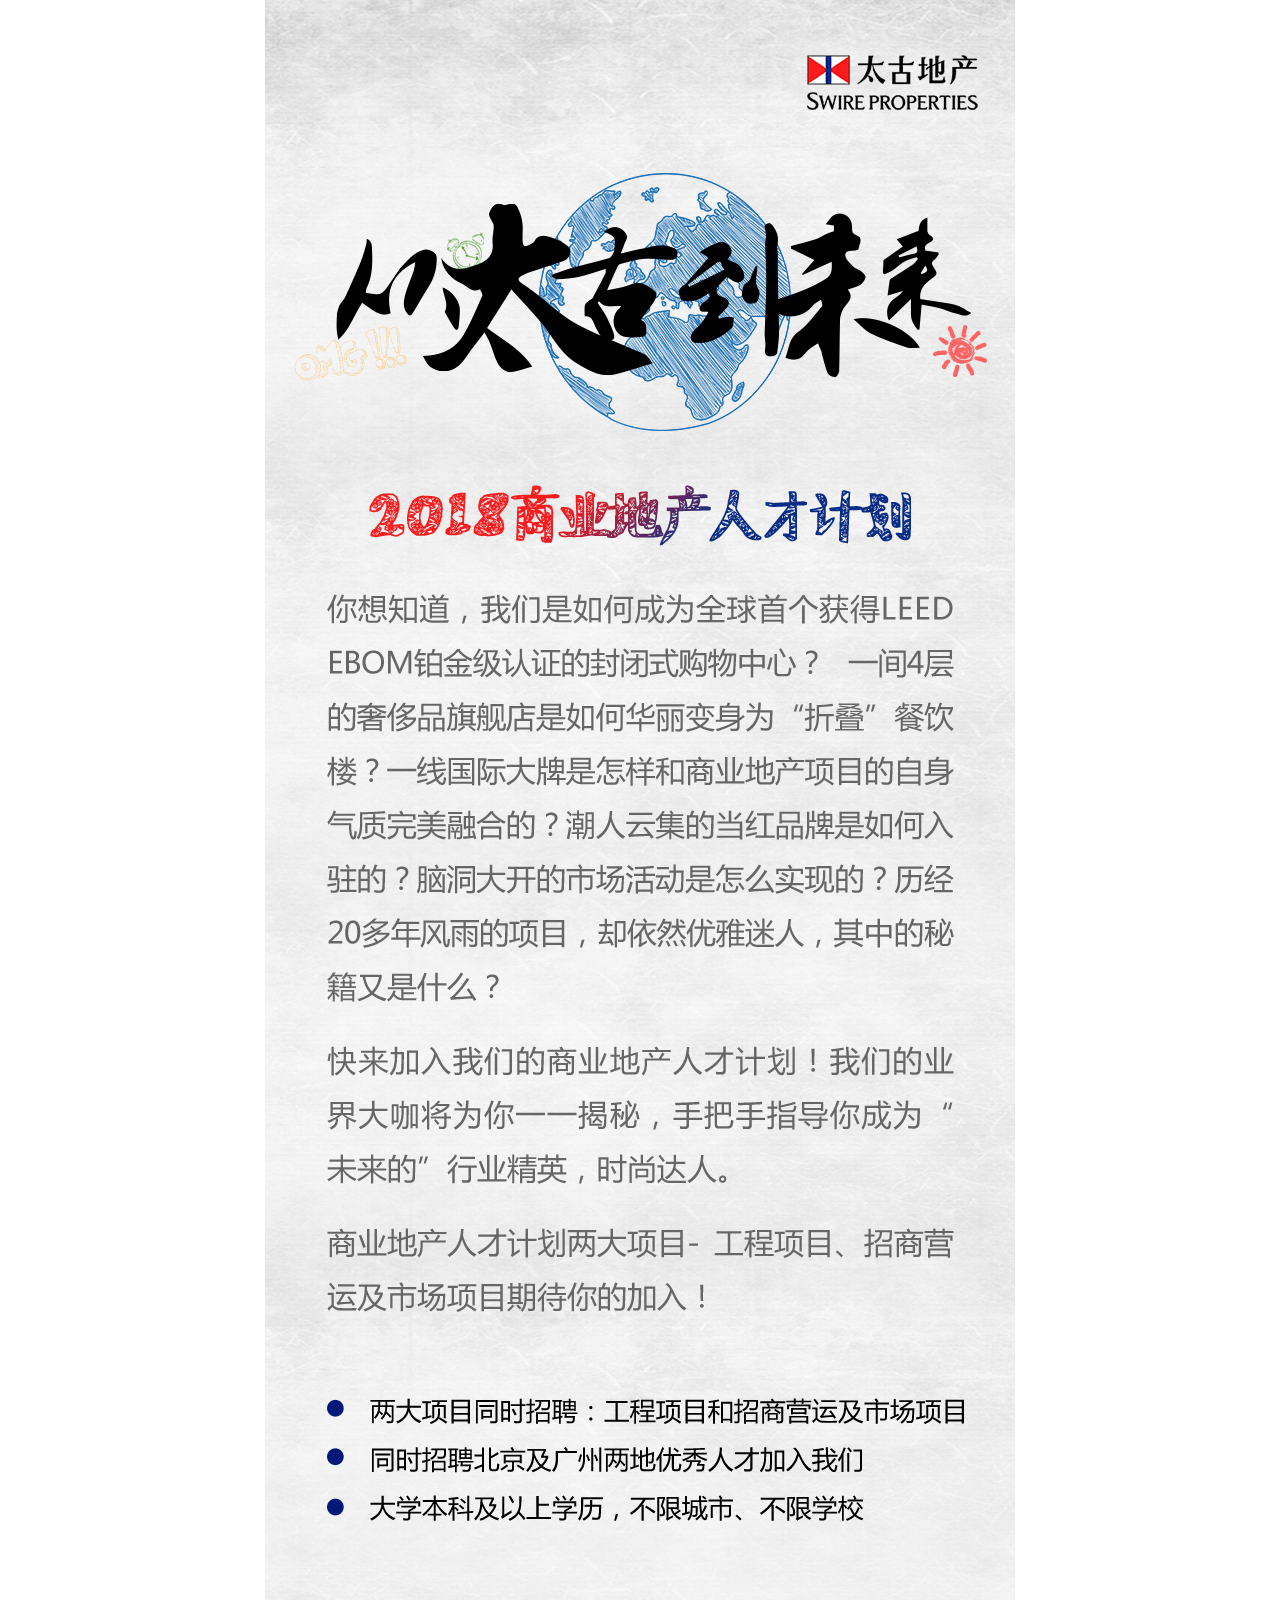
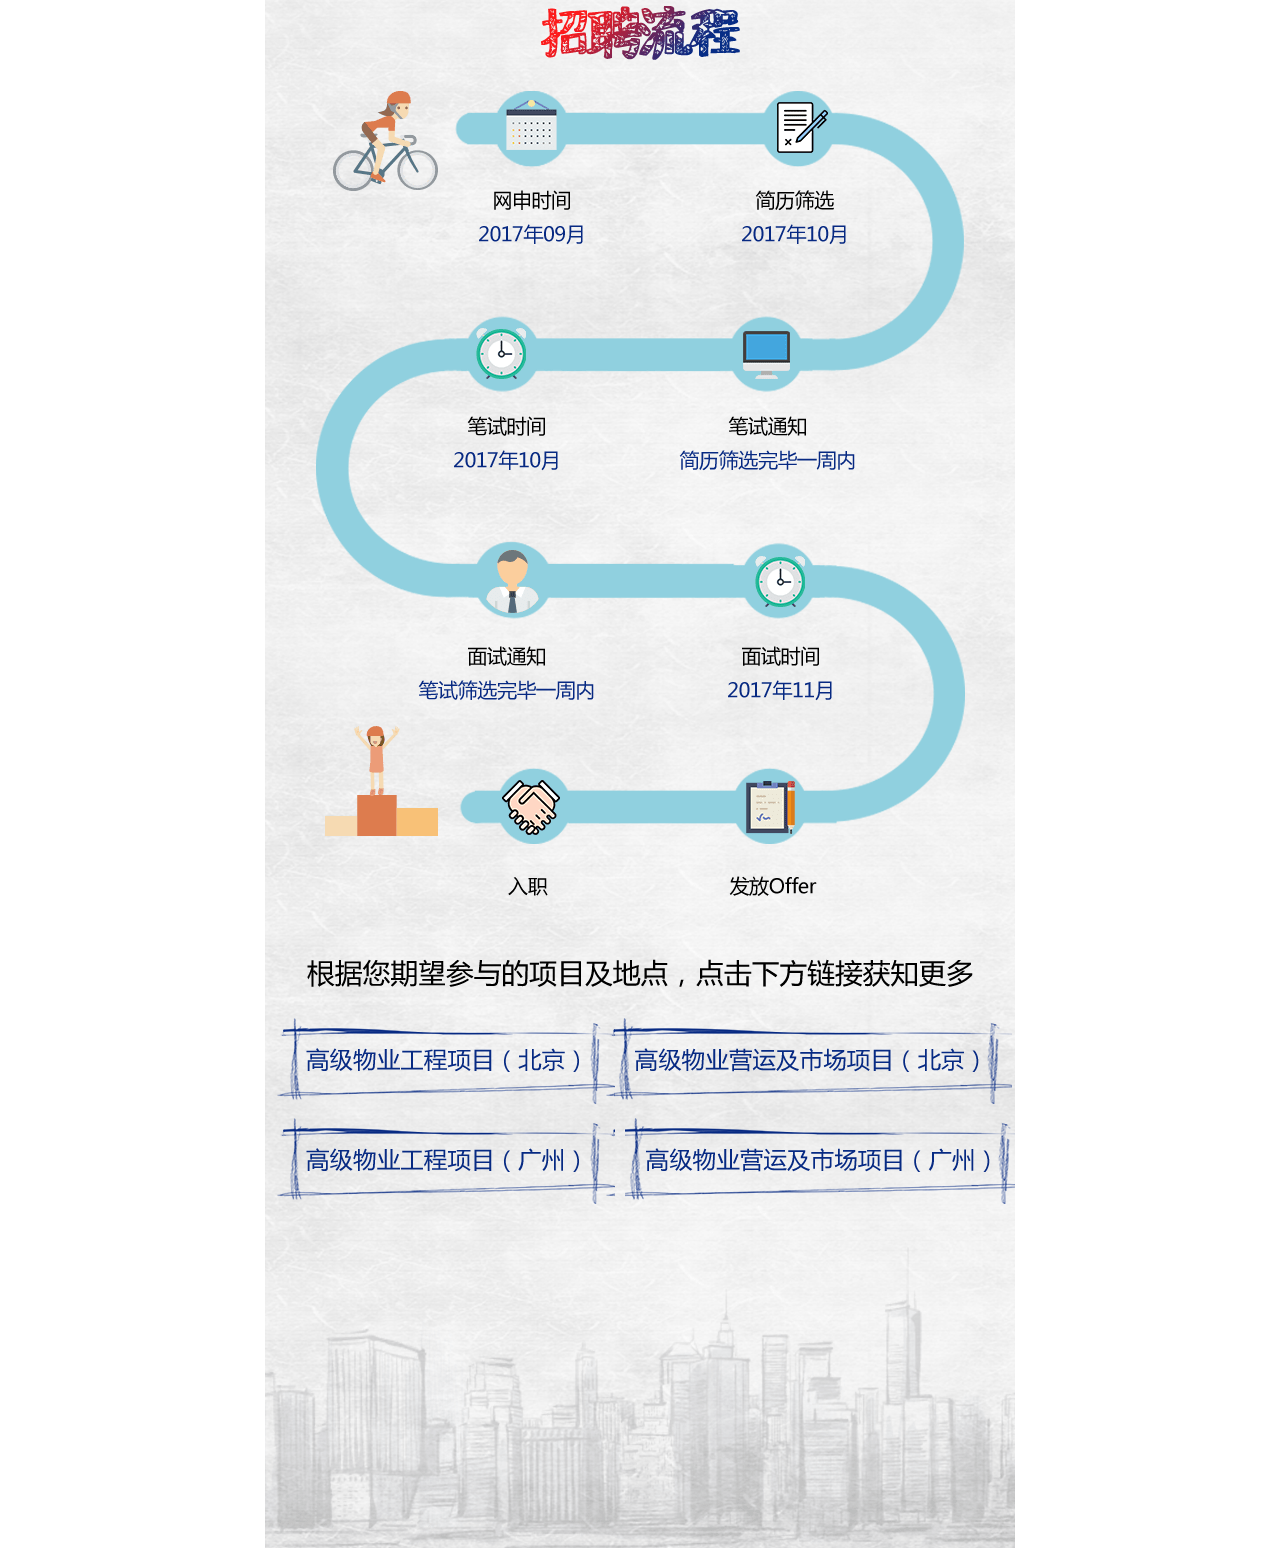
<file: docs/index.html>
<!DOCTYPE html>
<html lang="en">

<head>
  <meta charset="utf-8">
  <meta name="viewport" content="width=750, user-scalable=no, target-densitydpi=device-dpi">
  <meta http-equiv="cleartype" content="on">
  <meta name="description" content="太古">
  <title>太古招生</title>
  <link href="./style/comm.css" rel="stylesheet" type="text/css">
  <link href="./style/animate.css" rel="stylesheet" type="text/css">
  <script src="./script/jquery-3.2.0.min.js"></script>
</head>

<body>
  <!-- 外层隔离盒子 -->
  <ul class="background">
    <li class="earth animated fadeInDown delay_100ms"></li>
    <li class="logo animated fadeInDown delay_200ms"></li>
    <li class="time animated fadeInDown delay_300ms"></li>
    <li class="sun"></li>
    <li class="omg animated fadeInLeft delay_300ms"></li>
    <li class="frutrue animated fadeInUp delay_300ms"></li>
    <li class="text animated fadeInUp delay_300ms"></li>
    <li class="beiJinA animated fadeInUp delay_300ms">
      <!-- 高级物业工程项目（北京） -->
      <a href=""></a>
      <!--  -->
    </li>
    <li class="beiJinB  animated fadeInUp delay_300ms">
      <!-- 高级物业营运及市场项目（北京） -->
      <a href=""></a>
      <!--  -->
    </li>
    <li class="gZA animated fadeInUp delay_300ms">
      <!-- 高级物业工程项目（广州） -->
      <a href=""></a>
      <!--  -->
    </li>
    <li class="gZB animated fadeInUp delay_300ms">
      <!-- 高级物业营运及市场项目（广州） -->
      <a href=""></a>
      <!--  -->
    </li>
  </ul>
  <!--  -->
</body>

</html>
</file>
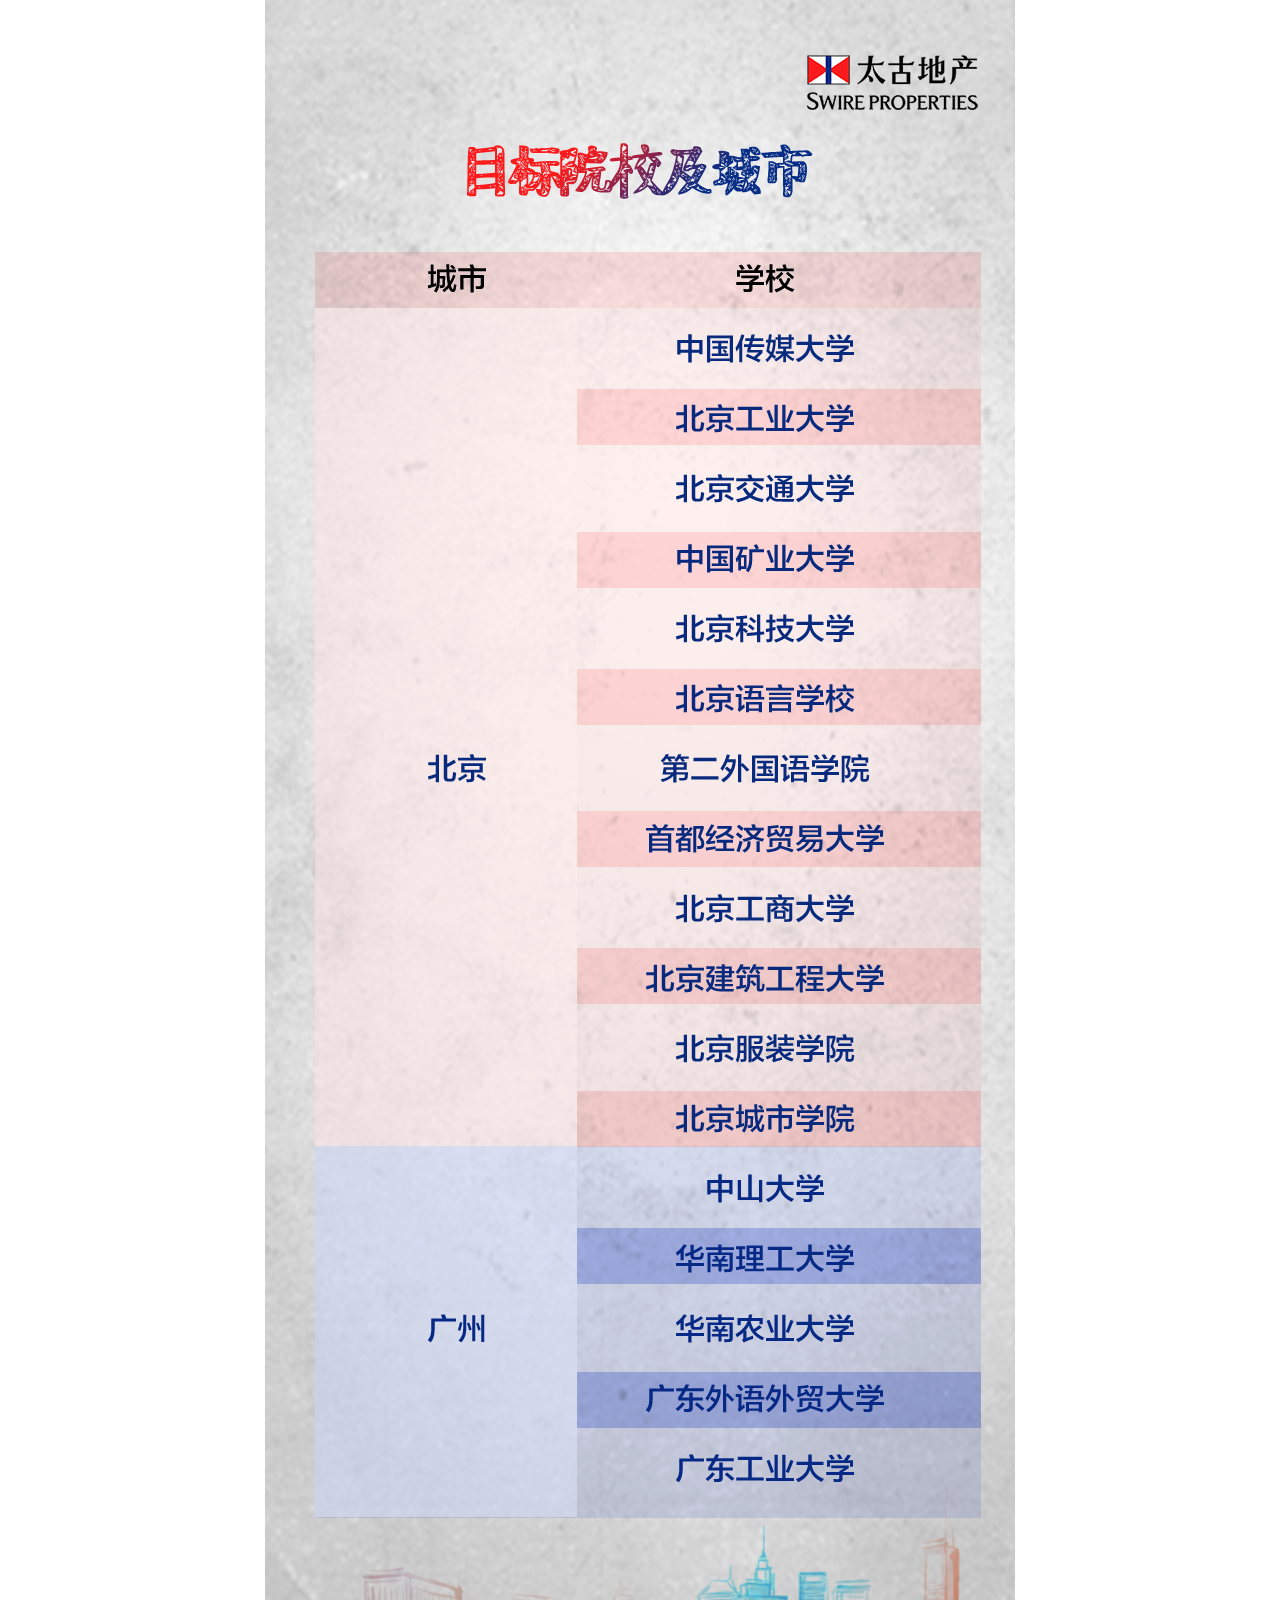
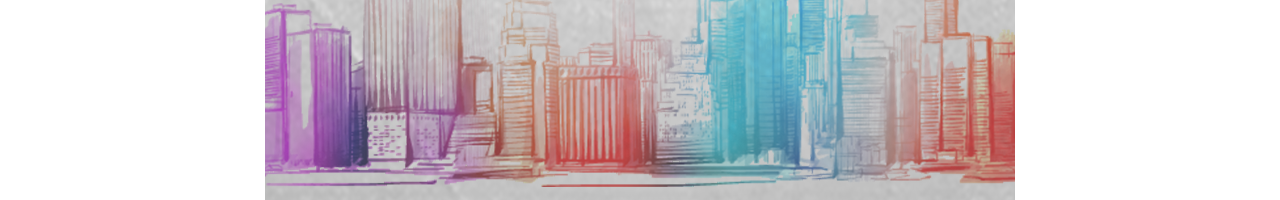
<file: docs/careerTalk.html>
<!DOCTYPE html>
<html lang="en">

<head>
  <meta charset="utf-8">
  <meta name="viewport" content="width=750, user-scalable=no, target-densitydpi=device-dpi">
  <meta http-equiv="cleartype" content="on">
  <meta name="description" content="太古">
  <title>太古招生</title>
  <link href="./style/comm.css" rel="stylesheet" type="text/css">
  <link href="./style/animate.css" rel="stylesheet" type="text/css">
  <script src="./script/jquery-3.2.0.min.js"></script>
</head>

<body>
  <ul class="careerTalk">
    <li class="careerTalkBackground"></li>
    <li class="logo animated fadeInDown delay_200ms"></li>
  </ul>
</body>

</html>
</file>
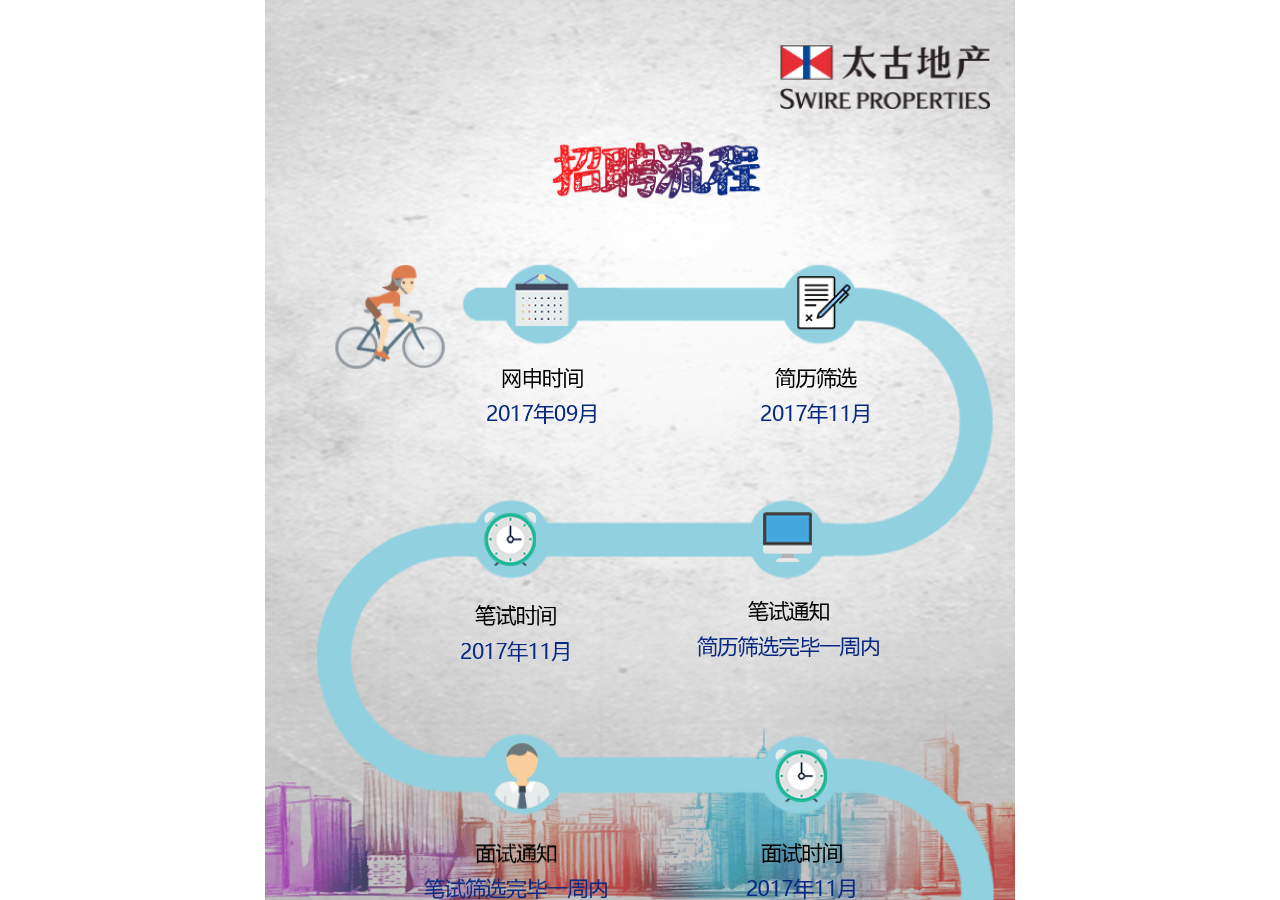
<file: docs/flow.html>
<!DOCTYPE html>
<html lang="en">

<head>
  <meta charset="utf-8">
  <meta name="viewport" content="width=750, user-scalable=no, target-densitydpi=device-dpi">
  <meta http-equiv="cleartype" content="on">
  <meta name="description" content="太古">
  <title>太古招生</title>
  <link href="./style/comm.css" rel="stylesheet" type="text/css">
  <link href="./style/animate.css" rel="stylesheet" type="text/css">
  <script src="./script/jquery-3.2.0.min.js"></script>
</head>

<body>
  <ul class="flowBackground">
    <li class="flowRow animated fadeInDown"></li>
    <li class="flowCalendar animated fadeInDown delay_600ms"></li>
    <li class="flowRecordedImage animated fadeInDown delay_900ms"></li>
    <li class="techColorDesktop animated fadeInDown delay_1200ms"></li>
    <li class="flowClock1 animated fadeInDown delay_1500ms"></li>
    <li class="flowInterview animated fadeInDown delay_1800ms"></li>
    <li class="flowClock2 animated fadeInDown delay_2100ms"></li>
    <li class="flowApprove animated fadeInDown delay_2400ms"></li>
    <li class="flowEntry animated fadeInDown delay_2700ms"></li>
    <li class="flowLogo animated fadeInRight"></li>
    <li class="flowBegin animated fadeInLeft delay_3000ms"></li>
    <li class="flowEnd animated fadeInDown delay_3300ms"></li>
  </ul>
</body>

</html>
</file>
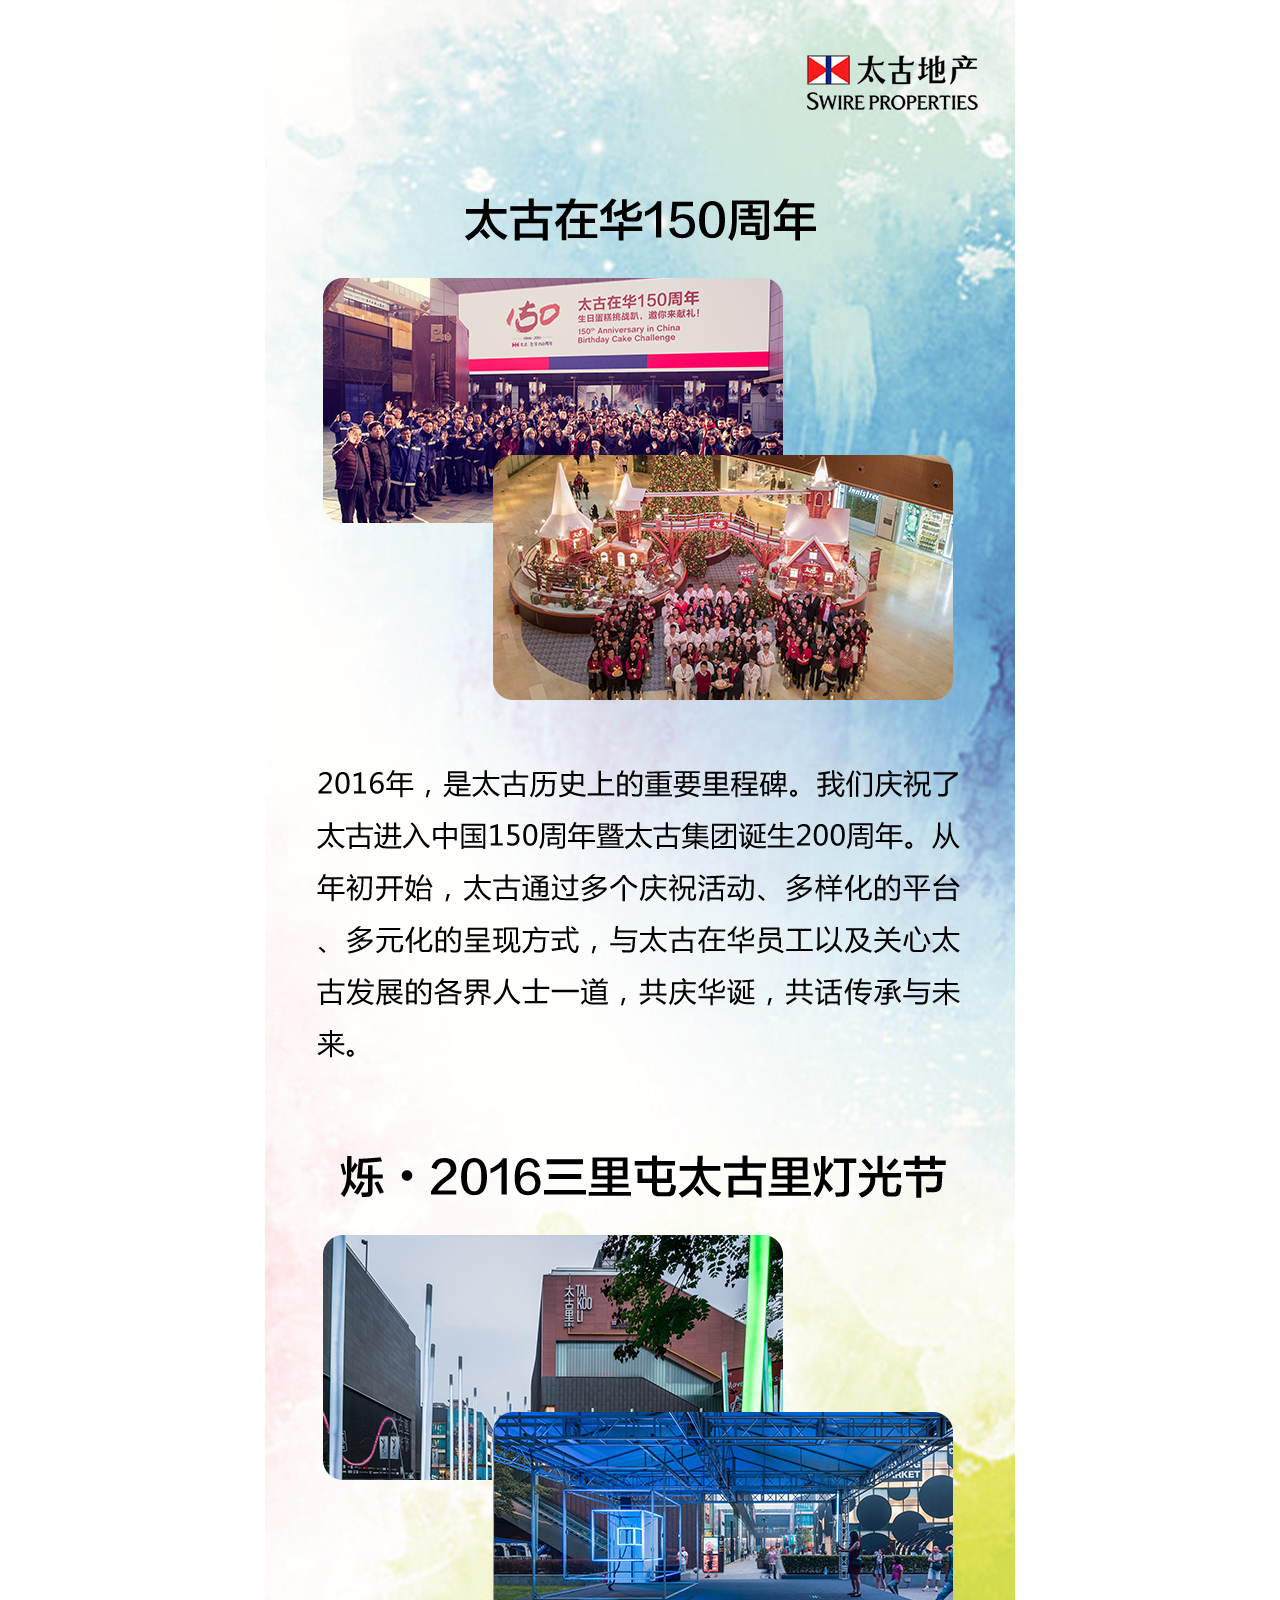
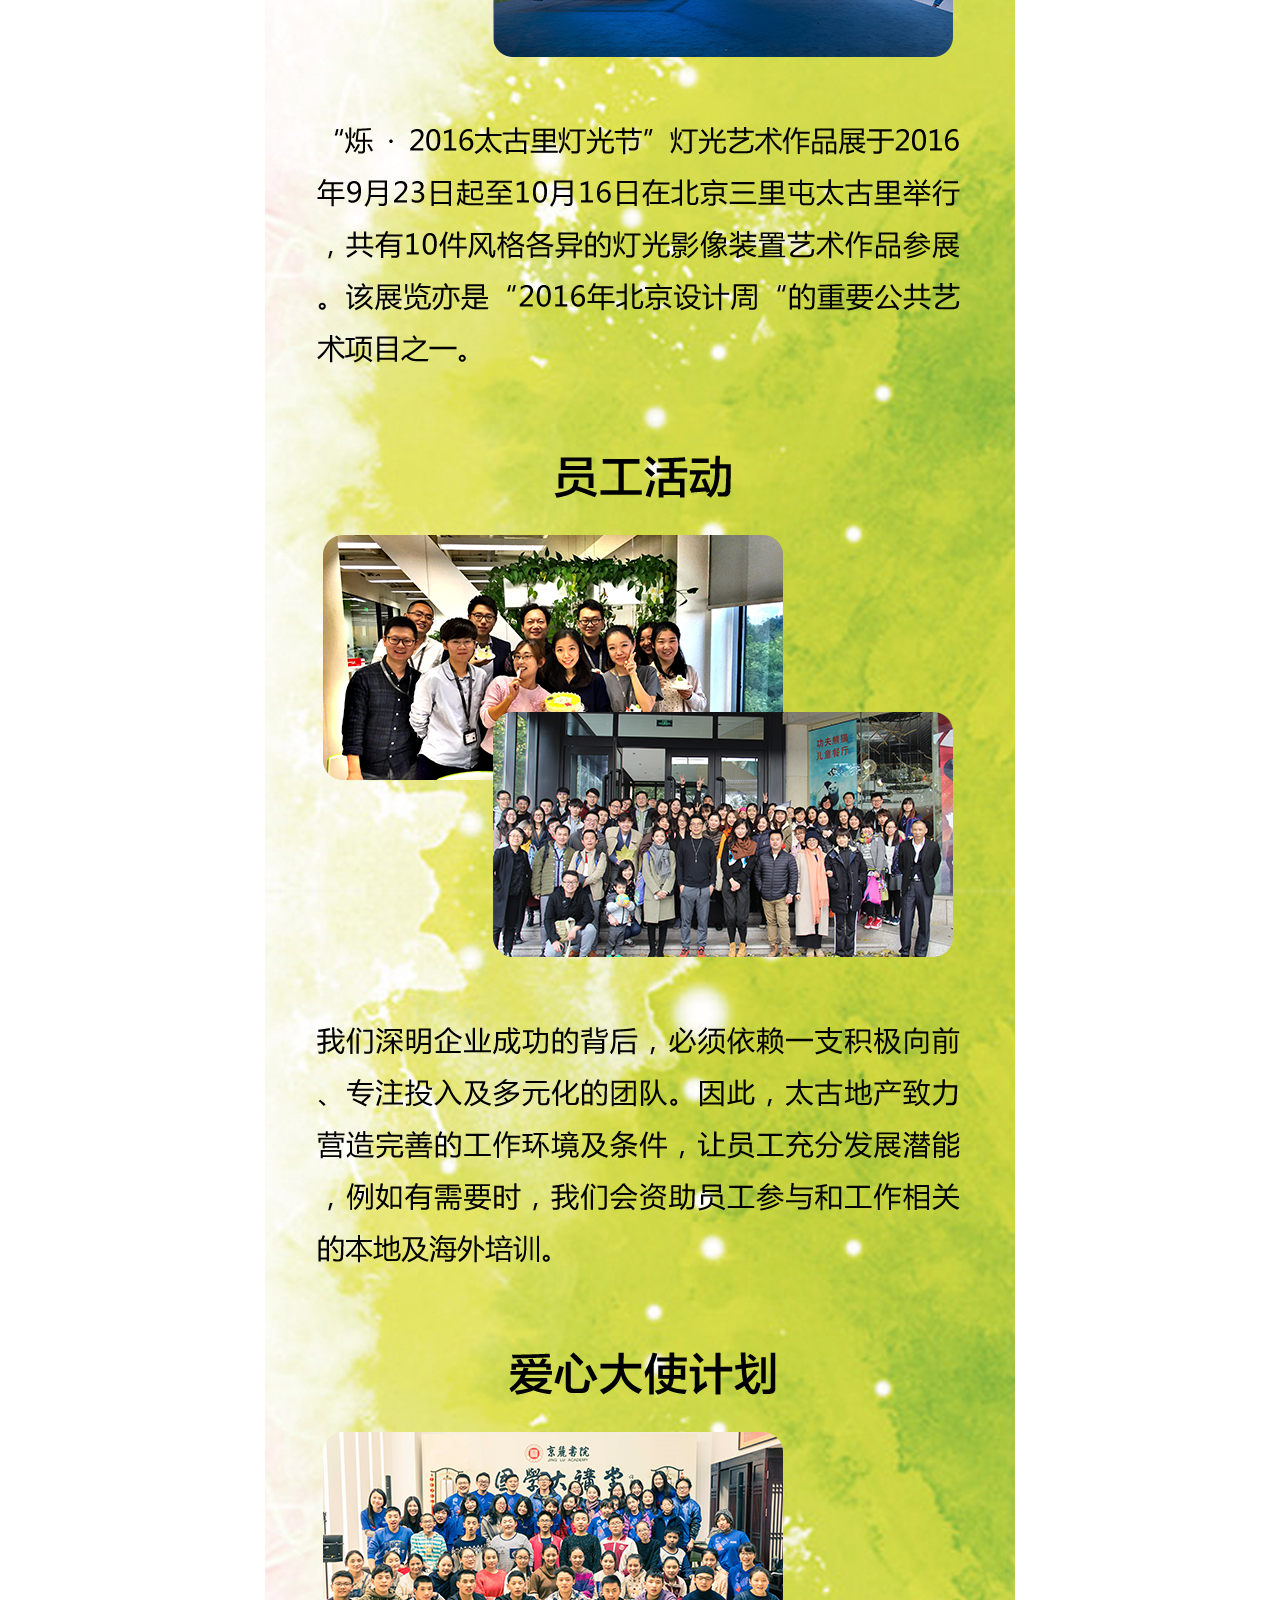
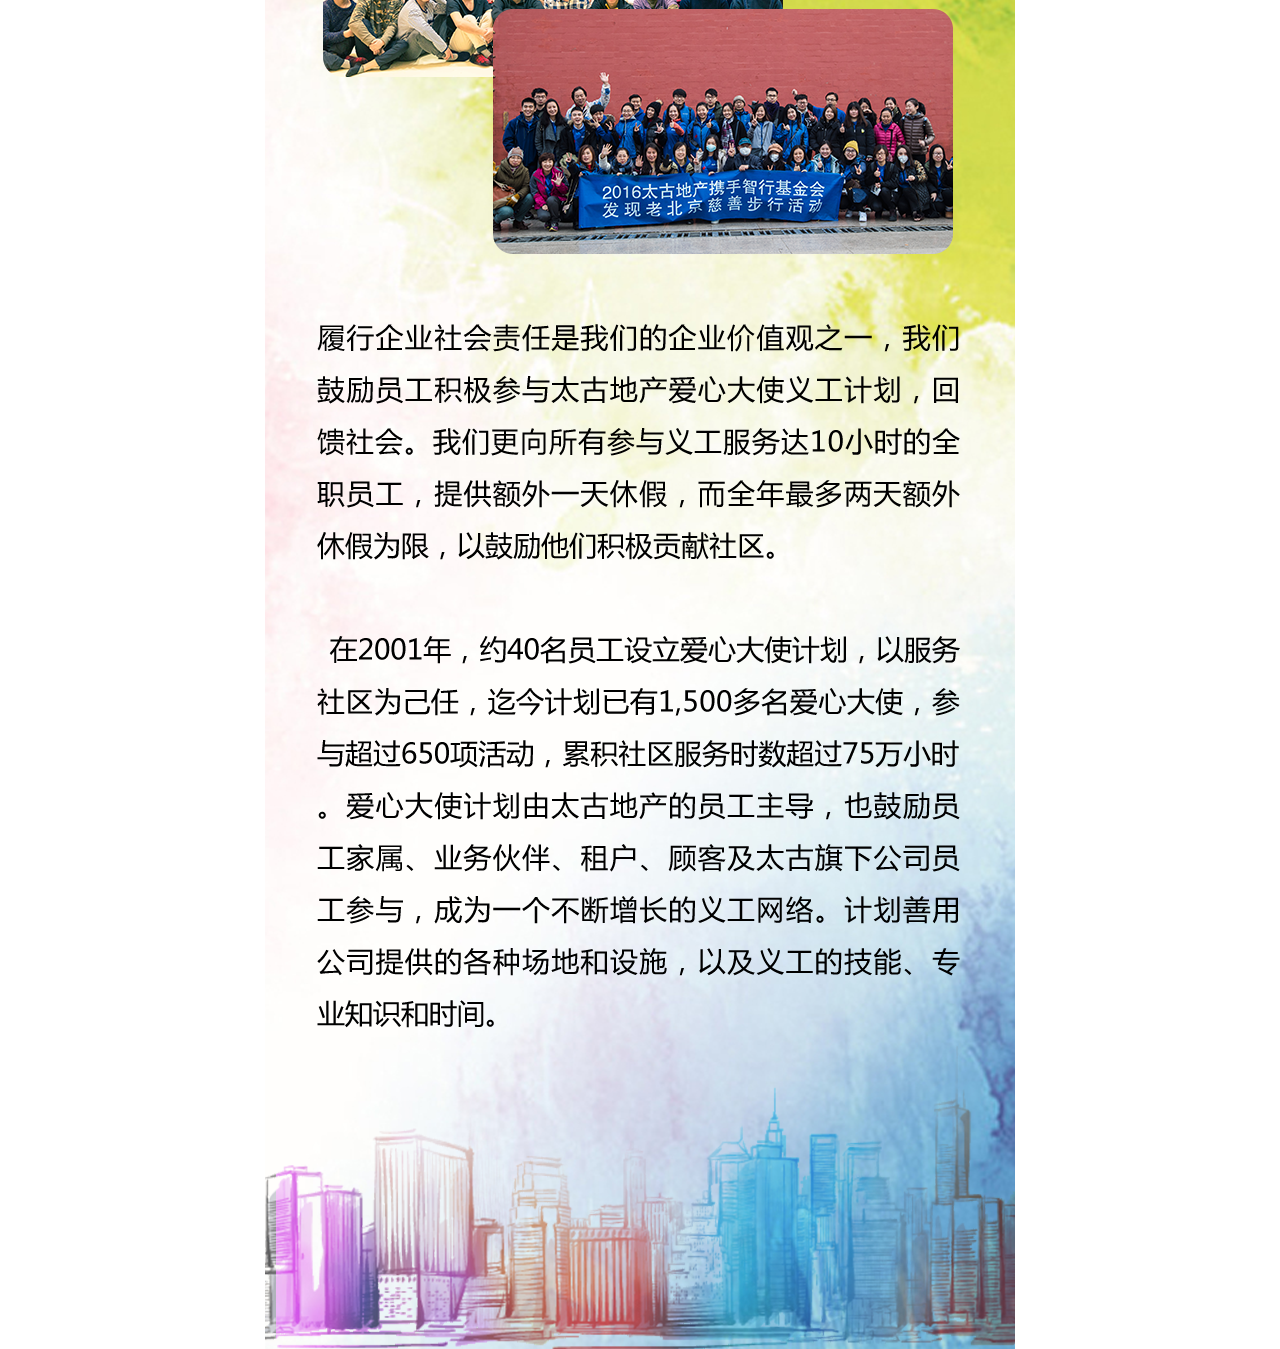
<file: docs/growingStory.html>
<!DOCTYPE html>
<html lang="en">

<head>
  <meta charset="utf-8">
  <meta name="viewport" content="width=750, user-scalable=no, target-densitydpi=device-dpi">
  <meta http-equiv="cleartype" content="on">
  <meta name="description" content="太古">
  <title>太古招生</title>
  <link href="./style/comm.css" rel="stylesheet" type="text/css">
  <link href="./style/animate.css" rel="stylesheet" type="text/css">
  <script src="./script/jquery-3.2.0.min.js"></script>
</head>

<body>
  <ul class="official">
    <li class="officialBackground"></li>
    <li class="logo animated fadeInDown delay_200ms"></li>
    <li class="officialText animated fadeInLeft delay_200ms"></li>
  </ul>
</body>

</html>
</file>
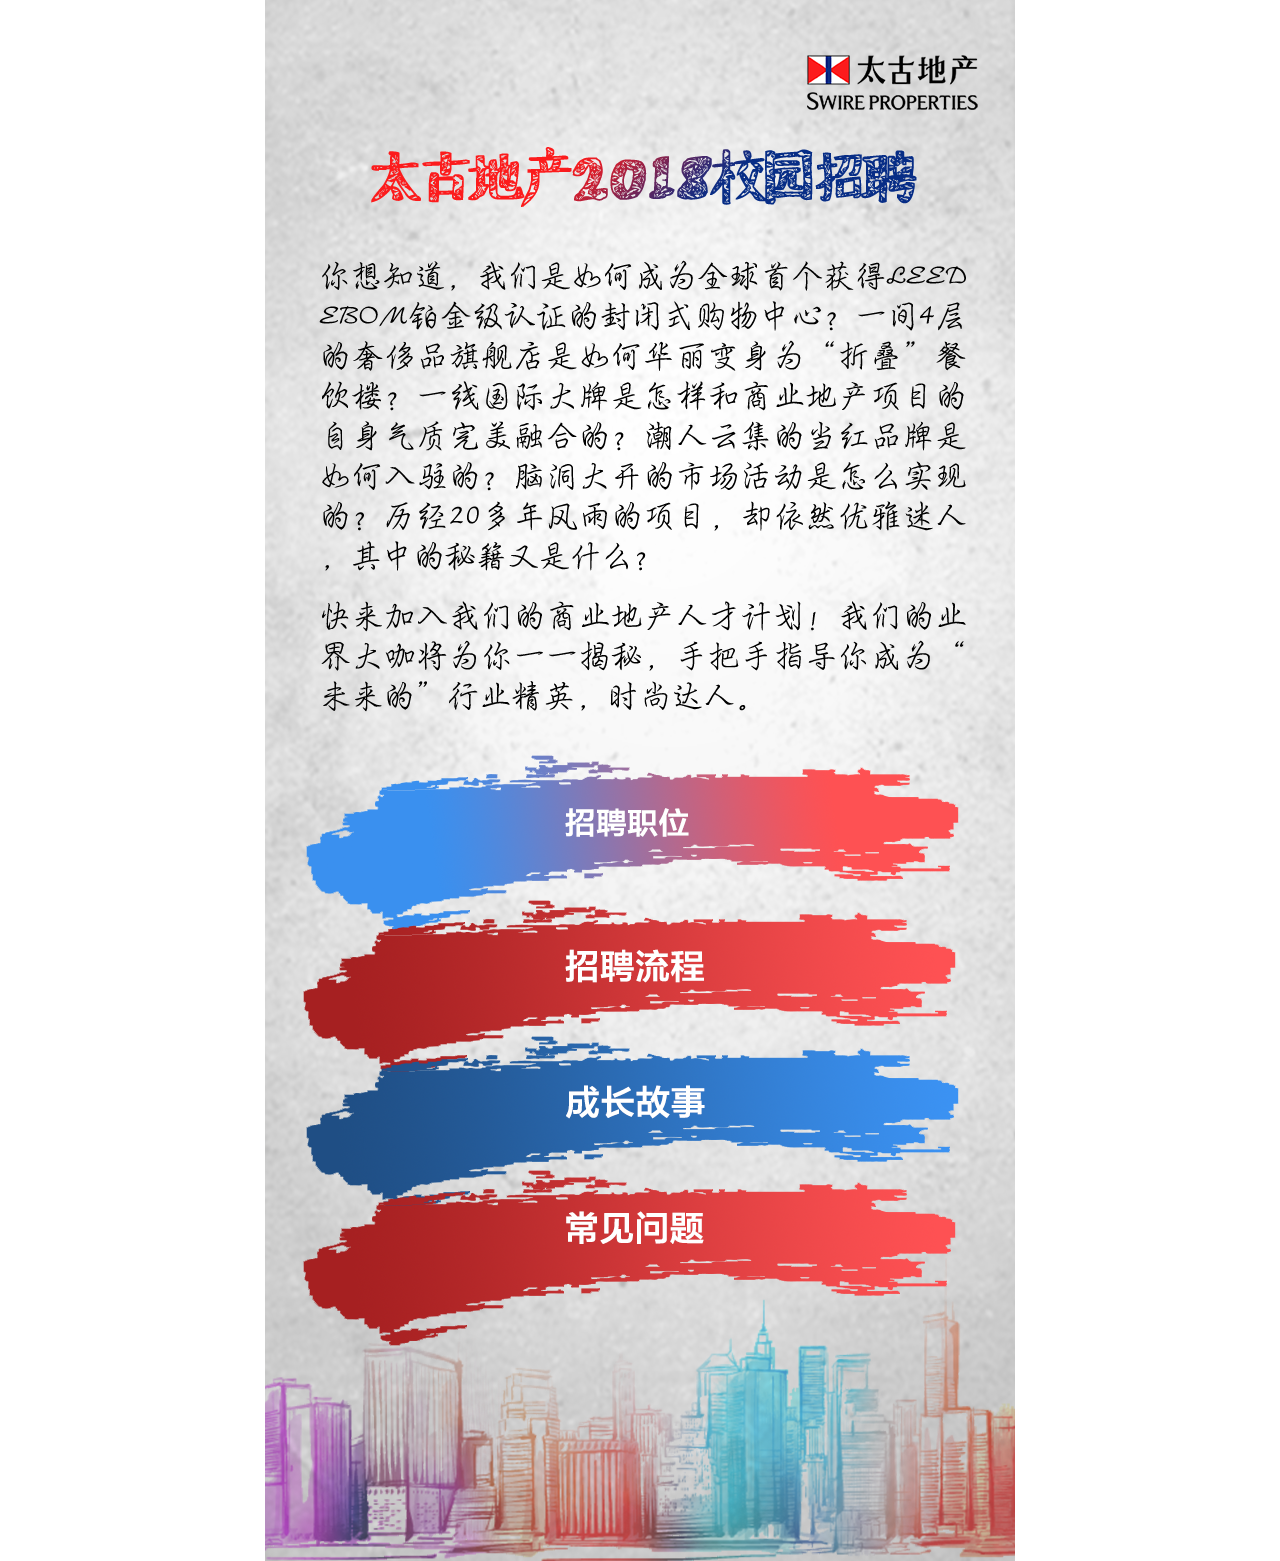
<file: docs/impression.html>
<!DOCTYPE html>
<html lang="en">

<head>
  <meta charset="utf-8">
  <meta name="viewport" content="width=750, user-scalable=no, target-densitydpi=device-dpi">
  <meta http-equiv="cleartype" content="on">
  <meta name="description" content="太古">
  <title>太古招生</title>
  <link href="./style/comm.css" rel="stylesheet" type="text/css">
  <link href="./style/animate.css" rel="stylesheet" type="text/css">
  <script src="./script/jquery-3.2.0.min.js"></script>
</head>

<body>
  <ul class="impression">
    <li class="impressionBackground"></li>
    <li class="impressionText animated fadeInDown delay_300ms"></li>
    <li class="logo animated fadeInDown delay_200ms"></li>
    <li class="impressionPosition animated fadeInDown delay_400ms">
      <a href="http://swirepropertieswx.tupu360.com/position/positionList"></a>
    </li>
    <li class="impressionFlow animated fadeInDown delay_500ms">
      <a href=""></a>
    </li>
    <li class="impressionGrow animated fadeInDown delay_600ms">
      <a href=""></a>
    </li>
    <li class="impressionAnswer animated fadeInDown delay_700ms">
      <a href=""></a>
    </li>
  </ul>
</body>

</html>
</file>
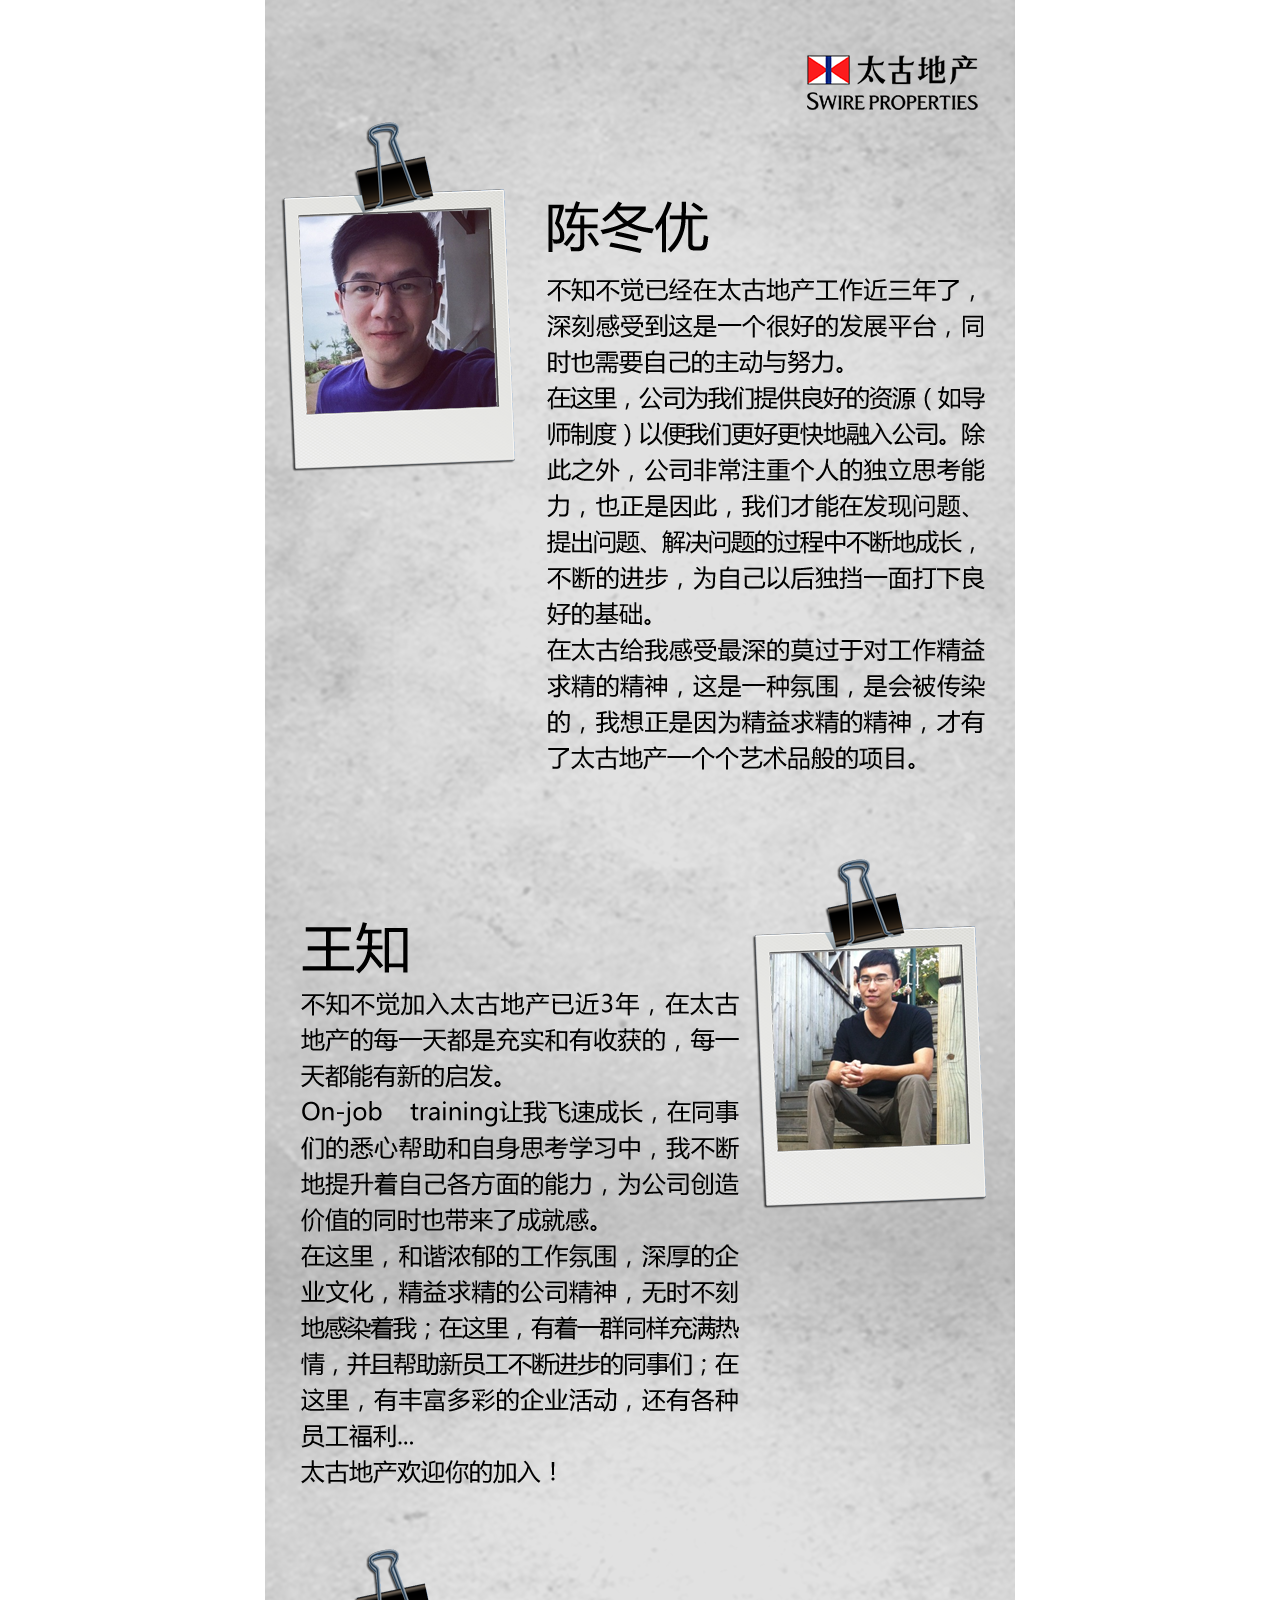
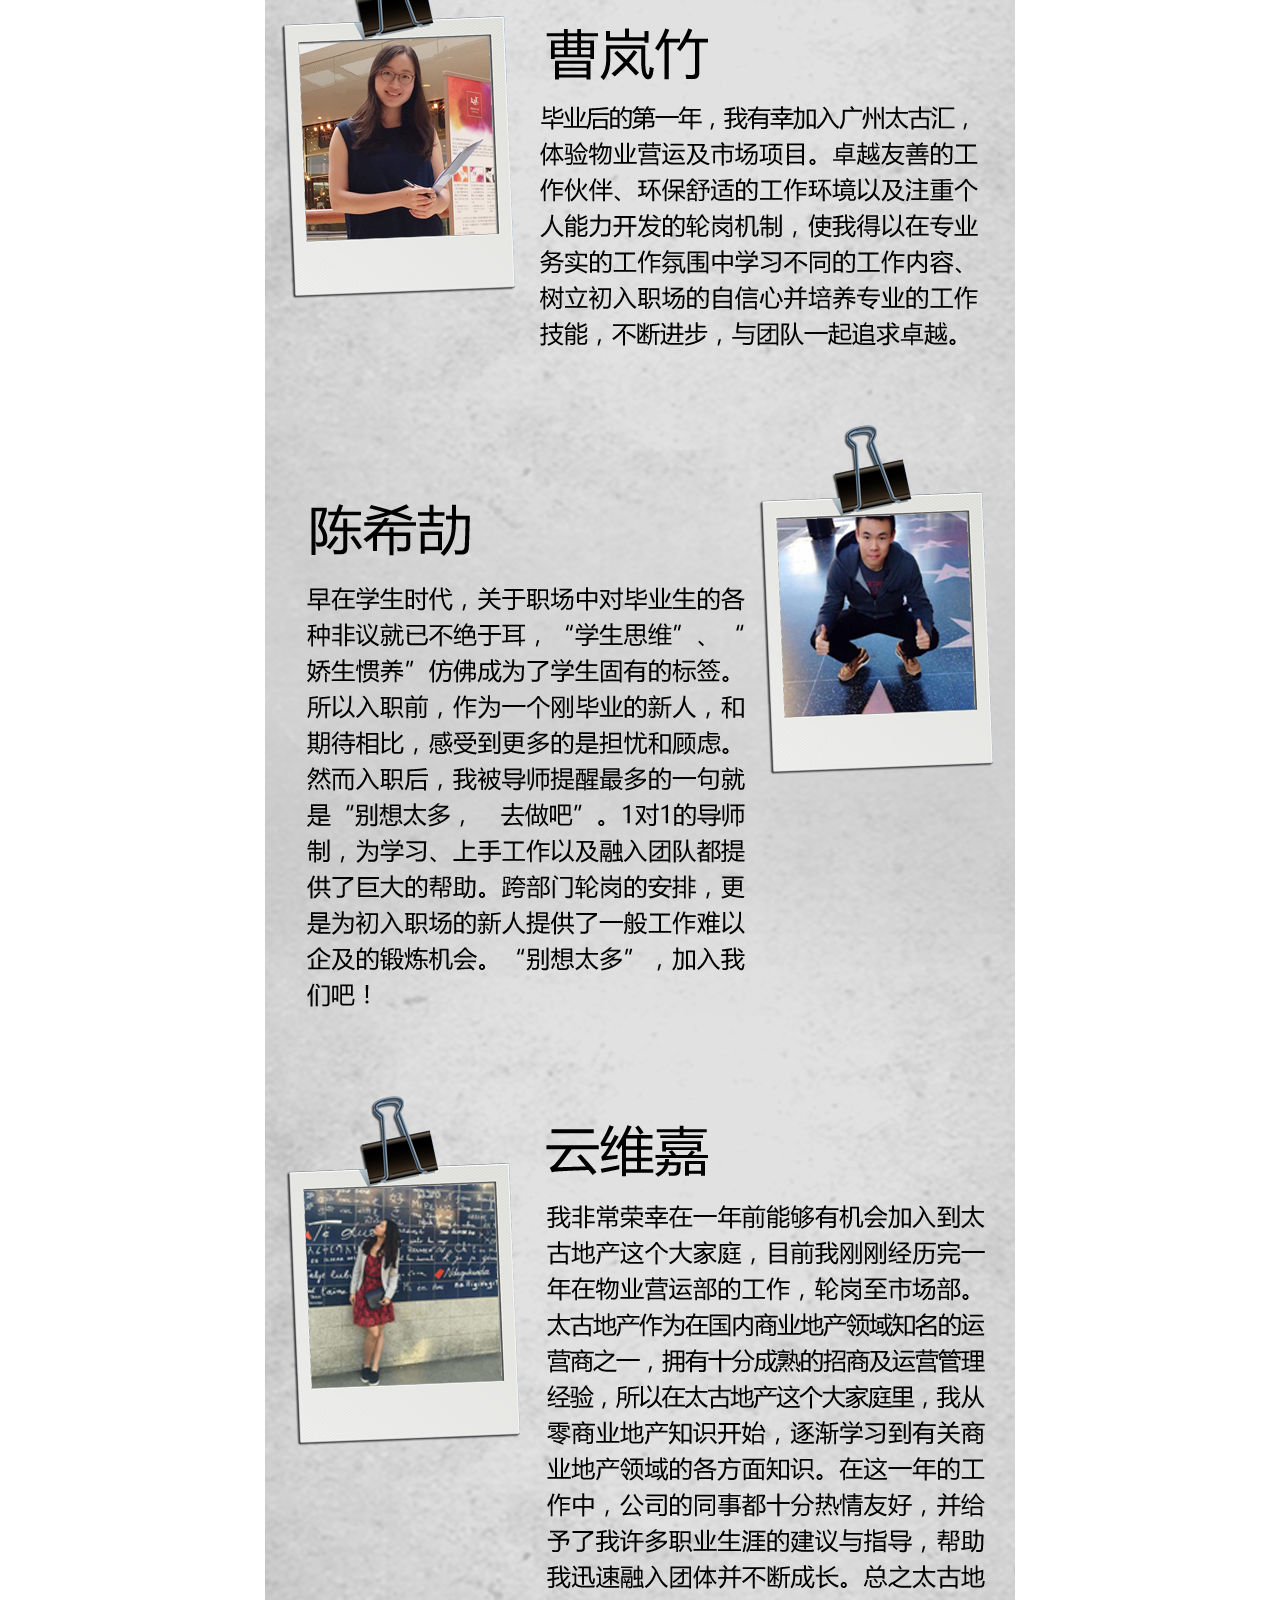
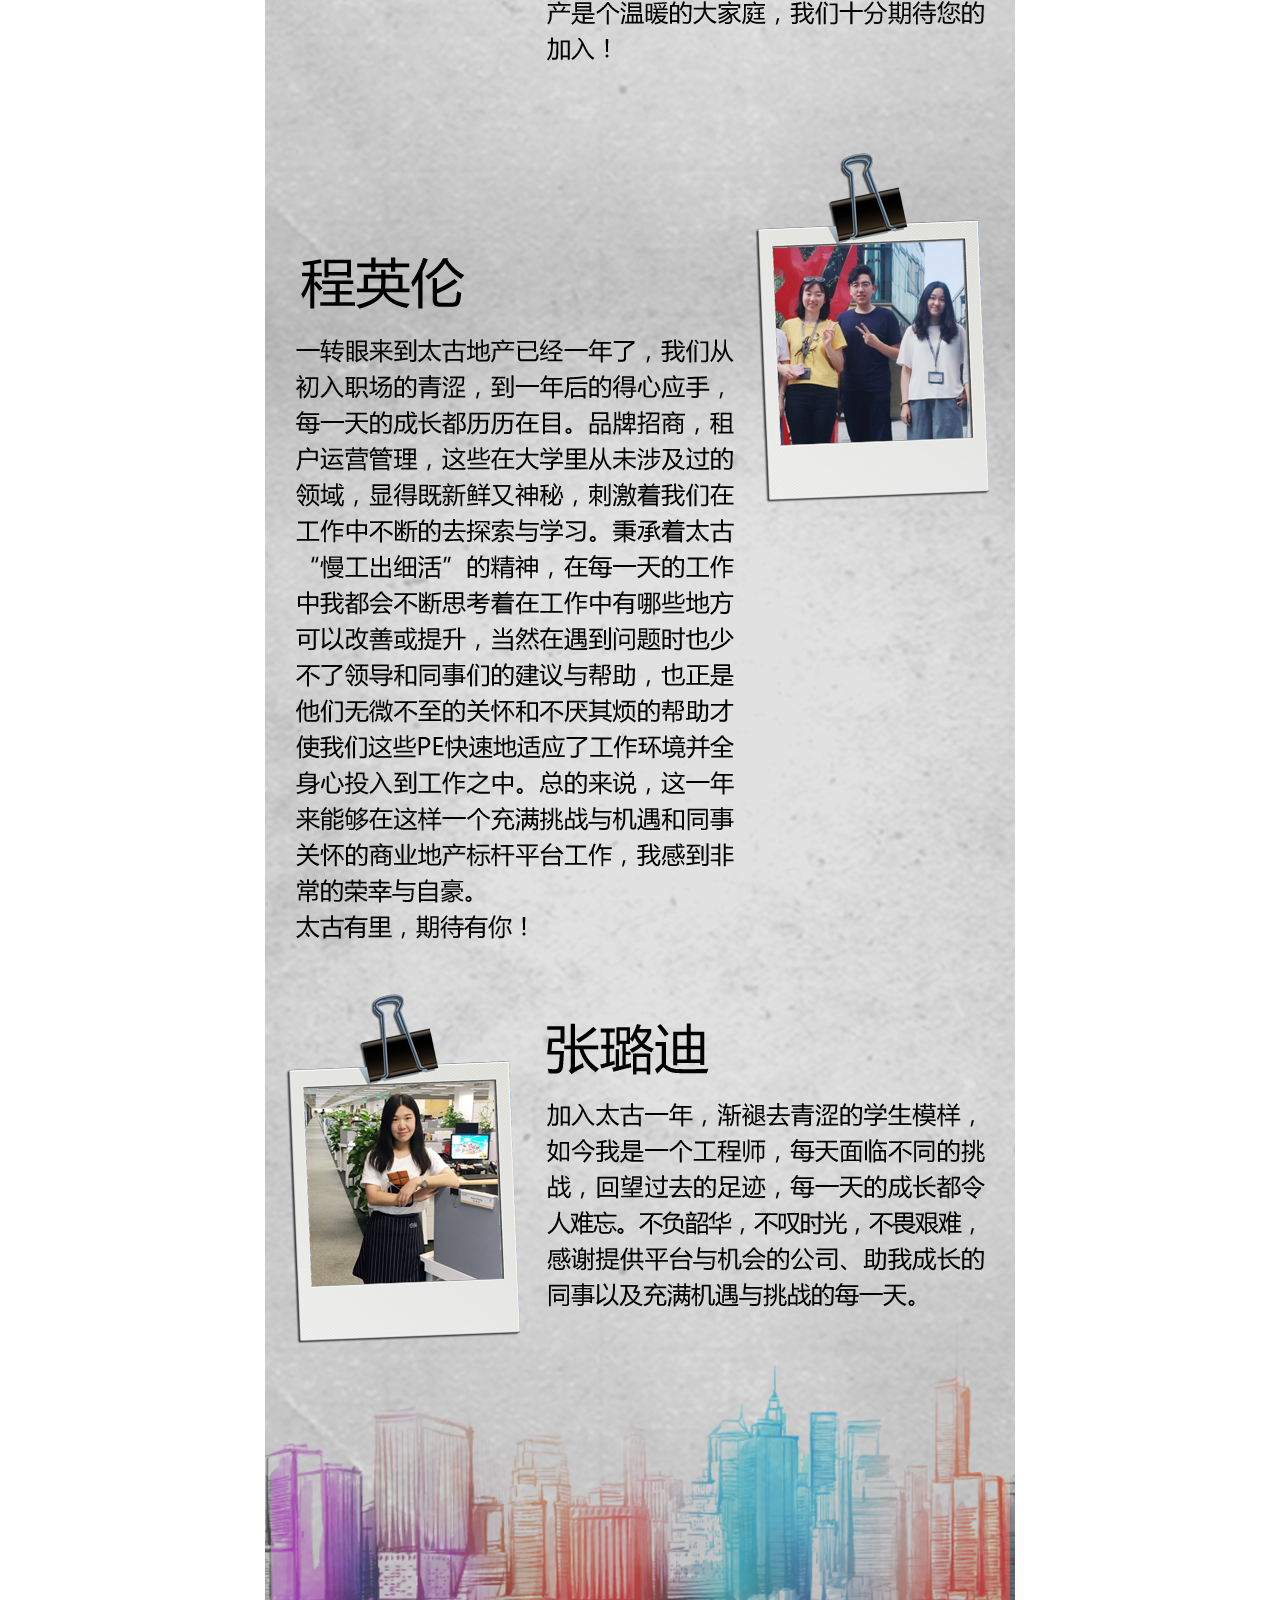
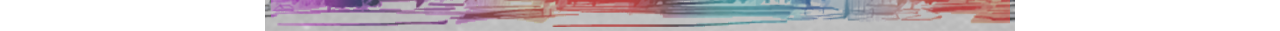
<file: docs/peopleStory.html>
<!DOCTYPE html>
<html lang="en">

<head>
  <meta charset="utf-8">
  <meta name="viewport" content="width=750, user-scalable=no, target-densitydpi=device-dpi">
  <meta http-equiv="cleartype" content="on">
  <meta name="description" content="太古">
  <title>太古招生</title>
  <link href="./style/comm.css" rel="stylesheet" type="text/css">
  <link href="./style/animate.css" rel="stylesheet" type="text/css">
  <script src="./script/jquery-3.2.0.min.js"></script>
</head>

<body>
  <ul class="peopleStory">
    <li class="peopleStoryBackgrond"></li>
    <li class="logo animated fadeInDown delay_200ms"></li>
  </ul>
</body>

</html>
</file>
<file: docs/style/comm.css>
html, body {
  height: 100%
}

body, p, ul, li, ol, h1, h2, h3, h4, h5, h6, dl, dt, dd, form, iframe {
  margin: 0;
  padding: 0
}

body {
  font: normal 16px/200% tohoma, helvetica, "Microsoft yahei";
  color: #000;
  max-width: 750px;
  min-width: 320px;
  margin: 0 auto;
  position: relative;
}

ul, li, ol {
  list-style: none outside none
}

img {
  border: 0 none;
  vertical-align: top;
  width: 100%
}

input, select {
  vertical-align: middle
}

pre {
  white-space: normal
}

.edge {
  margin: 0 auto
}

.clear {
  zoom: 1;
  clear: both
}

.clear:after {
  content: ".";
  height: 0;
  display: block;
  clear: both;
  visibility: hidden;
  font-size: 0
}

a {
  text-decoration: none;
  height: 100%;
  width: 100%;
  color: #333
}

a:visited {
  color: #333
}

a:hover, a:active {
  color: #999
}

.fix {
  font-size: 0;
  height: 1px
}

.fl {
  float: left
}

.fr {
  float: right
}

body {
  background: #fff
}

.d-b {
  display: block
}

.d-box {
  display: -webkit-box;
  display: -moz-box;
  display: box
}

.flex1 {
  -moz-box-flex: 1;
  -webkit-box-flex: 1;
  box-flex: 1;
  display: block
}

.vcenter {
  -webkit-box-align: center;
  -moz-box-align: center;
  -ms-flex-align: center;
  -webkit-align-items: center;
  align-items: center
}

.tcenter {
  -webkit-box-pack: center;
  -moz-box-pack: center;
  -ms-flex-pack: center;
  -webkit-justify-content: center;
  justify-content: center
}

.v-box {
  -webkit-box-orient: vertical;
  box-orient: vertical
}

.tc {
  text-align: center
}

.delay_100ms {
  -webkit-animation-delay: 100ms;
  animation-delay: 100ms
}

.delay_200ms {
  -webkit-animation-delay: 200ms;
  animation-delay: 200ms
}

.delay_300ms {
  -webkit-animation-delay: 300ms;
  animation-delay: 300ms
}

.delay_400ms {
  -webkit-animation-delay: 400ms;
  animation-delay: 400ms
}

.delay_500ms {
  -webkit-animation-delay: 500ms;
  animation-delay: 500ms
}

.delay_600ms {
  -webkit-animation-delay: 600ms;
  animation-delay: 600ms
}

.delay_700ms {
  -webkit-animation-delay: 700ms;
  animation-delay: 700ms
}

.delay_800ms {
  -webkit-animation-delay: 800ms;
  animation-delay: 800ms
}

.delay_900ms {
  -webkit-animation-delay: 900ms;
  animation-delay: 900ms
}

.delay_1s {
  -webkit-animation-delay: 1s;
  animation-delay: 1s
}

.delay_1100ms {
  -webkit-animation-delay: 1.1s;
  animation-delay: 1.1s
}

.delay_1200ms {
  -webkit-animation-delay: 1.2s;
  animation-delay: 1.2s
}

.delay_1300ms {
  -webkit-animation-delay: 1.3s;
  animation-delay: 1.3s
}

.delay_1400ms {
  -webkit-animation-delay: 1.4s;
  animation-delay: 1.4s
}

.delay_1500ms {
  -webkit-animation-delay: 1.5s;
  animation-delay: 1.5s
}

.delay_1600ms {
  -webkit-animation-delay: 1.6s;
  animation-delay: 1.6s
}

.delay_1700ms {
  -webkit-animation-delay: 1.7s;
  animation-delay: 1.7s
}

.delay_1800ms {
  -webkit-animation-delay: 1.8s;
  animation-delay: 1.8s
}

.delay_1900ms {
  -webkit-animation-delay: 1.9s;
  animation-delay: 1.9s
}

.delay_2s {
  -webkit-animation-delay: 2s;
  animation-delay: 2s
}

.delay_2100ms {
  -webkit-animation-delay: 2.1s;
  animation-delay: 2.1s
}

.delay_2200ms {
  -webkit-animation-delay: 2.2s;
  animation-delay: 2.2s
}

.delay_2300ms {
  -webkit-animation-delay: 2.3s;
  animation-delay: 2.3s
}

.delay_2400ms {
  -webkit-animation-delay: 2.4s;
  animation-delay: 2.4s
}

.delay_2500ms {
  -webkit-animation-delay: 2.5s;
  animation-delay: 2.5s
}

.delay_2600ms {
  -webkit-animation-delay: 2.6s;
  animation-delay: 2.6s
}

.delay_2700ms {
  -webkit-animation-delay: 2.7s;
  animation-delay: 2.7s
}

.delay_2800ms {
  -webkit-animation-delay: 2.8s;
  animation-delay: 2.8s
}

.delay_2900ms {
  -webkit-animation-delay: 2.9s;
  animation-delay: 2.9s
}

.delay_3s {
  -webkit-animation-delay: 3s;
  animation-delay: 3s
}

.delay_3100ms {
  -webkit-animation-delay: 3.1s;
  animation-delay: 3.1s
}

.delay_3200ms {
  -webkit-animation-delay: 3.2s;
  animation-delay: 3.2s
}

.delay_3300ms {
  -webkit-animation-delay: 3.3s;
  animation-delay: 3.3s
}

.delay_3400ms {
  -webkit-animation-delay: 3.4s;
  animation-delay: 3.4s
}

.delay_3500ms {
  -webkit-animation-delay: 3.5s;
  animation-delay: 3.5s
}

.delay_3600ms {
  -webkit-animation-delay: 3.6s;
  animation-delay: 3.6s
}

.delay_3700ms {
  -webkit-animation-delay: 3.7s;
  animation-delay: 3.7s
}

.delay_3800ms {
  -webkit-animation-delay: 3.8s;
  animation-delay: 3.8s
}

.delay_3900ms {
  -webkit-animation-delay: 3.9s;
  animation-delay: 3.9s
}

.delay_4s {
  -webkit-animation-delay: 4s;
  animation-delay: 4s
}

.delay_4100ms {
  -webkit-animation-delay: 4.1s;
  animation-delay: 4.1s
}

.delay_4200ms {
  -webkit-animation-delay: 4.2s;
  animation-delay: 4.2s
}

.delay_4300ms {
  -webkit-animation-delay: 4.3s;
  animation-delay: 4.3s
}

.delay_4400ms {
  -webkit-animation-delay: 4.4s;
  animation-delay: 4.4s
}

.delay_4500ms {
  -webkit-animation-delay: 4.5s;
  animation-delay: 4.5s
}

.delay_4600ms {
  -webkit-animation-delay: 4.6s;
  animation-delay: 4.6s
}

.delay_4700ms {
  -webkit-animation-delay: 4.7s;
  animation-delay: 4.7s
}

.delay_4800ms {
  -webkit-animation-delay: 4.8s;
  animation-delay: 4.8s
}

.delay_4900ms {
  -webkit-animation-delay: 4.9s;
  animation-delay: 4.9s
}

.delay_5s {
  -webkit-animation-delay: 5s;
  animation-delay: 5s
}

.delay_5100ms {
  -webkit-animation-delay: 5.1s;
  animation-delay: 5.1s
}

.delay_5200ms {
  -webkit-animation-delay: 5.2s;
  animation-delay: 5.2s
}

.delay_5300ms {
  -webkit-animation-delay: 5.3s;
  animation-delay: 5.3s
}

.delay_5400ms {
  -webkit-animation-delay: 5.4s;
  animation-delay: 5.4s
}

.delay_5500ms {
  -webkit-animation-delay: 5.5s;
  animation-delay: 5.5s
}

.delay_5600ms {
  -webkit-animation-delay: 5.6s;
  animation-delay: 5.6s
}

.delay_5700ms {
  -webkit-animation-delay: 5.7s;
  animation-delay: 5.7s
}

.delay_5800ms {
  -webkit-animation-delay: 5.8s;
  animation-delay: 5.8s
}

.delay_5900ms {
  -webkit-animation-delay: 5.9s;
  animation-delay: 5.9s
}

.delay_6s {
  -webkit-animation-delay: 6s;
  animation-delay: 6s
}

.delay_6100ms {
  -webkit-animation-delay: 6.1s;
  animation-delay: 6.1s
}

.delay_6200ms {
  -webkit-animation-delay: 6.2s;
  animation-delay: 6.2s
}

.delay_6300ms {
  -webkit-animation-delay: 6.3s;
  animation-delay: 6.3s
}

.delay_6400ms {
  -webkit-animation-delay: 6.4s;
  animation-delay: 6.4s
}

.delay_6500ms {
  -webkit-animation-delay: 6.5s;
  animation-delay: 6.5s
}

.delay_6600ms {
  -webkit-animation-delay: 6.6s;
  animation-delay: 6.6s
}

.delay_6700ms {
  -webkit-animation-delay: 6.7s;
  animation-delay: 6.7s
}

.delay_6800ms {
  -webkit-animation-delay: 6.8s;
  animation-delay: 6.8s
}

.delay_6900ms {
  -webkit-animation-delay: 6.9s;
  animation-delay: 6.9s
}

.delay_7000ms {
  -webkit-animation-delay: 7s;
  animation-delay: 7s
}

.delay_7100ms {
  -webkit-animation-delay: 7.1s;
  animation-delay: 7.1s
}

.delay_7200ms {
  -webkit-animation-delay: 7.2s;
  animation-delay: 7.2s
}

.delay_7300ms {
  -webkit-animation-delay: 7.3s;
  animation-delay: 7.3s
}

.delay_7400ms {
  -webkit-animation-delay: 7.4s;
  animation-delay: 7.4s
}

.delay_7500ms {
  -webkit-animation-delay: 7.5s;
  animation-delay: 7.5s
}

.delay_7600ms {
  -webkit-animation-delay: 7.6s;
  animation-delay: 7.6s
}

.delay_7700ms {
  -webkit-animation-delay: 7.7s;
  animation-delay: 7.7s
}

.delay_7800ms {
  -webkit-animation-delay: 7.8s;
  animation-delay: 7.8s
}

.delay_7900ms {
  -webkit-animation-delay: 7.9s;
  animation-delay: 7.9s
}

.text {
  background-image: url("../images/text.png");
  position: absolute;
  left: 42px;
  top: 485px;
  width: 666px;
  height: 2102px;
}

.logo {
  background-image: url("../images/logo.png");
  position: absolute;
  left: 542px;
  top: 55px;
  width: 171px;
  height: 55px;
}

.time {
  background-image: url("../images/time.png");
  position: absolute;
  left: 182px;
  top: 233px;
  width: 37px;
  height: 37px;
}

.sun {
  background-image: url("../images/sun.png");
  position: absolute;
  left: 668px;
  top: 325px;
  width: 54px;
  height: 52px;
  animation: arrow 1.5s infinite ease-in-out
}

.frutrue {
  background-image: url("../images/frutrue.png");
  position: absolute;
  left: 71px;
  top: 203px;
  width: 636px;
  height: 175px;
}

.earth {
  background-image: url("../images/earth.png");
  position: absolute;
  left: 273px;
  top: 173px;
  width: 253px;
  height: 258px;
}

.background {
  background-image: url("../images/background.png");
  position: absolute;
  left: 0px;
  top: 0px;
  width: 750px;
  height: 3148px;
  overflow: hidden;
}

.sun {
  background-image: url("../images/sun.png");
  position: absolute;
  left: 668px;
  top: 325px;
  width: 54px;
  height: 52px;
  animation: arrow 10s infinite ease-in-out
}

@-webkit-keyframes arrow {
  0% {
    transform: rotate(0deg);
  }
  40% {
    transform: rotate(360deg);
  }
  80% {
    transform: rotate(0deg);
  }
  100% {
    transform: rotate(360deg);
  }
}

.omg {
  background-image: url("../images/omg.png");
  opacity: 0.38;
  position: absolute;
  left: 29px;
  top: 326px;
  width: 113px;
  height: 55px;
}

.beiJinA {
  background-image: url("../images/beiJinA.png");
  position: absolute;
  left: 12px;
  top: 2618px;
  width: 338px;
  height: 86px;
}

.beiJinB {
  background-image: url("../images/beiJinB.png");
  position: absolute;
  right: 3px;
  top: 2618px;
  width: 398px;
  height: 86px;
}

.gZA {
  background-image: url("../images/gZA.png");
  position: absolute;
  width: 338px;
  height: 86px;
  left: 12px;
  top: 2718px;
}

.gZB {
  background-image: url("../images/gZB.png");
  position: absolute;
  right: -8px;
  top: 2718px;
  width: 398px;
  height: 86px;
}

li a {
  display: block;
}


/*flow page*/

.flowBackground {
  background-image: url("../images/flowBackground.png");
  background-size: 100% 100%;
  position: absolute;
  left: 0px;
  top: 0px;
  width: 100%;
  height: 100%;
  overflow: hidden;
}

.flowRecordedImage {
  background-image: url("../images/flowRecordedImage.png");
  background-size: 100% 100%;
  position: absolute;
  left: 496px;
  top: 276px;
  width: 108px;
  height: 148px;
}

.techColorDesktop {
  background-image: url("../images/techColorDesktop.png");
  background-size: 100% 100%;
  position: absolute;
  left: 432px;
  top: 511.5px;
  width: 182px;
  height: 145px;
}

.flowClock1 {
  background-image: url("../images/flowClock1.png");
  background-size: 100% 100%;
  position: absolute;
  left: 196px;
  top: 511.5px;
  width: 108px;
  height: 150px;
}

.flowInterview {
  background-image: url("../images/flowInterview.png");
  background-size: 100% 100%;
  position: absolute;
  left: 159px;
  top: 742.5px;
  width: 182.5px;
  height: 156.5px;
}

.flowClock2 {
  background-image: url("../images/flowClock2.png");
  background-size: 100% 100%;
  position: absolute;
  left: 481.5px;
  top: 749px;
  width: 108px;
  height: 150px;
}

.flowApprove {
  background-image: url("../images/flowApprove.png");
  background-size: 100% 100%;
  position: absolute;
  left: 483px;
  top: 983px;
  width: 90.5px;
  height: 120px;
}

.flowEntry {
  background-image: url("../images/flowEntry.png");
  background-size: 100% 100%;
  position: absolute;
  left: 245.5px;
  top: 982px;
  width: 61px;
  height: 120.5px;
}

.flowCalendar {
  background-image: url("../images/flowCalendar.png");
  background-size: 100% 100%;
  position: absolute;
  left: 222px;
  top: 274px;
  width: 108.5px;
  height: 150px;
}

.flowRow {
  background-image: url("../images/flowRow.png");
  background-size: 100% 100%;
  position: absolute;
  left: 52px;
  top: 141.5px;
  width: 676.5px;
  height: 907.5px;
}

.flowLogo {
  background-image: url("../images/flowLogo.png");
  background-size: 100% 100%;
  position: absolute;
  right: 25px;
  top: 45px;
  width: 210.5px;
  height: 64px;
}

.flowEnd {
  background-image: url("../images/flowEnd.png");
  background-size: 100% 100%;
  position: absolute;
  left: 61.5px;
  top: 926px;
  width: 118px;
  height: 115px;
}

.flowBegin {
  background-image: url("../images/flowBegin.png");
  background-size: 100% 100%;
  position: absolute;
  left: 69.5px;
  top: 264.5px;
  width: 110px;
  height: 104.5px;
}

/*impression*/
.impression{
  background-size: 100% 100%;
  position: absolute;
  left: 0px;
  top: 0px;
  width: 100%;
  height: 100%;
}
.impressionAnswer {
  background-image: url("../images/impressionAnswer.png");
  position: absolute;
  left: 38px;
  top: 1170px;
  width: 653px;
  height: 176px;
}
.impressionGrow {
  background-image: url("../images/impressionGrow.png");
  position: absolute;
  left: 41px;
  top: 1036px;
  width: 653px;
  height: 176px;
}
.impressionFlow {
  background-image: url("../images/impressionFlow.png");
  position: absolute;
  left: 38px;
  top: 900px;
  width: 653px;
  height: 176px;
}
.impressionPosition {
  background-image: url("../images/impressionPosition.png");
  position: absolute;
  left: 41px;
  top: 755px;
  width: 653px;
  height: 176px;
}
.impressionText {
  background-image: url("../images/impressionText.png");
  position: absolute;
  left: 54px;
  top: 147px;
  width: 647px;
  height: 565px;
}

.impressionBackground {
  background-image: url("../images/impressionBackground.png");
  position: absolute;
  left: 0px;
  top: 0px;
  width: 750px;
  height: 1561px;
}

/*official*/
.official{
  background-size: 100% 100%;
  position: absolute;
  left: 0px;
  top: 0px;
  width: 100%;
  height: 100%;
}
.officialText {
  background-image: url("../images/officialText.png");
  position: absolute;
  left: 52px;
  top: 198px;
  width: 643px;
  height: 4030px;
}
.officialBackground {
  background-image: url("../images/officialBackground.png");
  position: absolute;
  left: 0px;
  top: 0px;
  width: 750px;
  height: 4549px;
}

/*careerTalk*/
.careerTalk{
  background-size: 100% 100%;
  position: absolute;
  left: 0px;
  top: 0px;
  width: 100%;
  height: 100%;
}
.careerTalkBackground {
  background-image: url("../images/careerTalk.png");
  position: absolute;
  left: 0px;
  top: 0px;
  width: 750px;
  height: 1800px;
}

/*peopleStory*/
.peopleStory{
  background-size: 100% 100%;
  position: absolute;
  left: 0px;
  top: 0px;
  width: 100%;
  height: 100%;
}

.peopleStoryBackgrond {
  background-image: url("../images/peopleStory.png");
  position: absolute;
  left: 0px;
  top: 0px;
  width: 750px;
  height: 4831px;
}

/*staffStory*/
.staffStory{
  background-size: 100% 100%;
  position: absolute;
  left: 0px;
  top: 0px;
  width: 100%;
  height: 100%;
}

.staffStoryBackgrond {
  background-image: url("../images/staffStory.png");
  position: absolute;
  left: 0px;
  top: 0px;
  width: 750px;
  height: 6274px;
}
</file>
